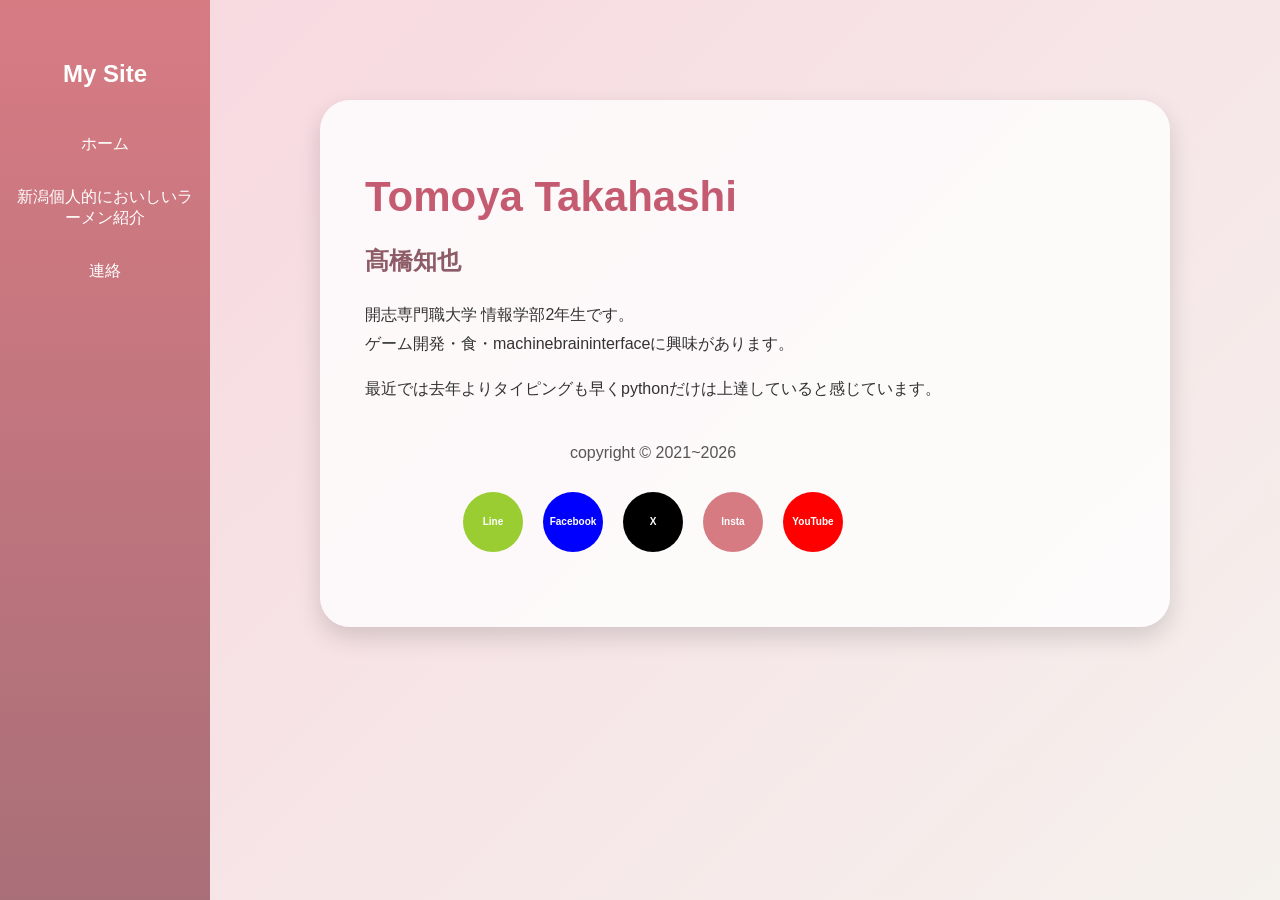
<file: index.html>
<!DOCTYPE html>
<html lang="ja">
<head>
    <meta charset="UTF-8">
    <title>自己紹介サイト</title>
    <link rel="stylesheet" href="css/style.css">
</head>
<body>
    <div class="線"></div>
<div class="sidebar">
    <h2>My Site</h2>
    <a href="index.html">ホーム</a>
    <a href="work.html">新潟個人的においしいラーメン紹介</a>
    <a href="contact.html">連絡</a>
</div>
<main class="main-content">
<div class="card profile-card">
<div class="text">
    <h1>Tomoya Takahashi</h1>
    <h3>髙橋知也</h3>
    <p>開志専門職大学 情報学部2年生です。<br>ゲーム開発・食・machinebraininterfaceに興味があります。</p>
    <p>最近では去年よりタイピングも早くpythonだけは上達していると感じています。</p>
<footer>copyright © 2021~2026</footer>



<div class="円形コンテナ">
    <div class="円形 line">Line</div>
    <div class="円形 facebook">Facebook</div>
    <div class="円形 x">X</div>
    <div class="円形 insta">Insta</div>
    <div class="円形 youtube">YouTube</div>
</div>
</main>
</body>
</html>
</file>
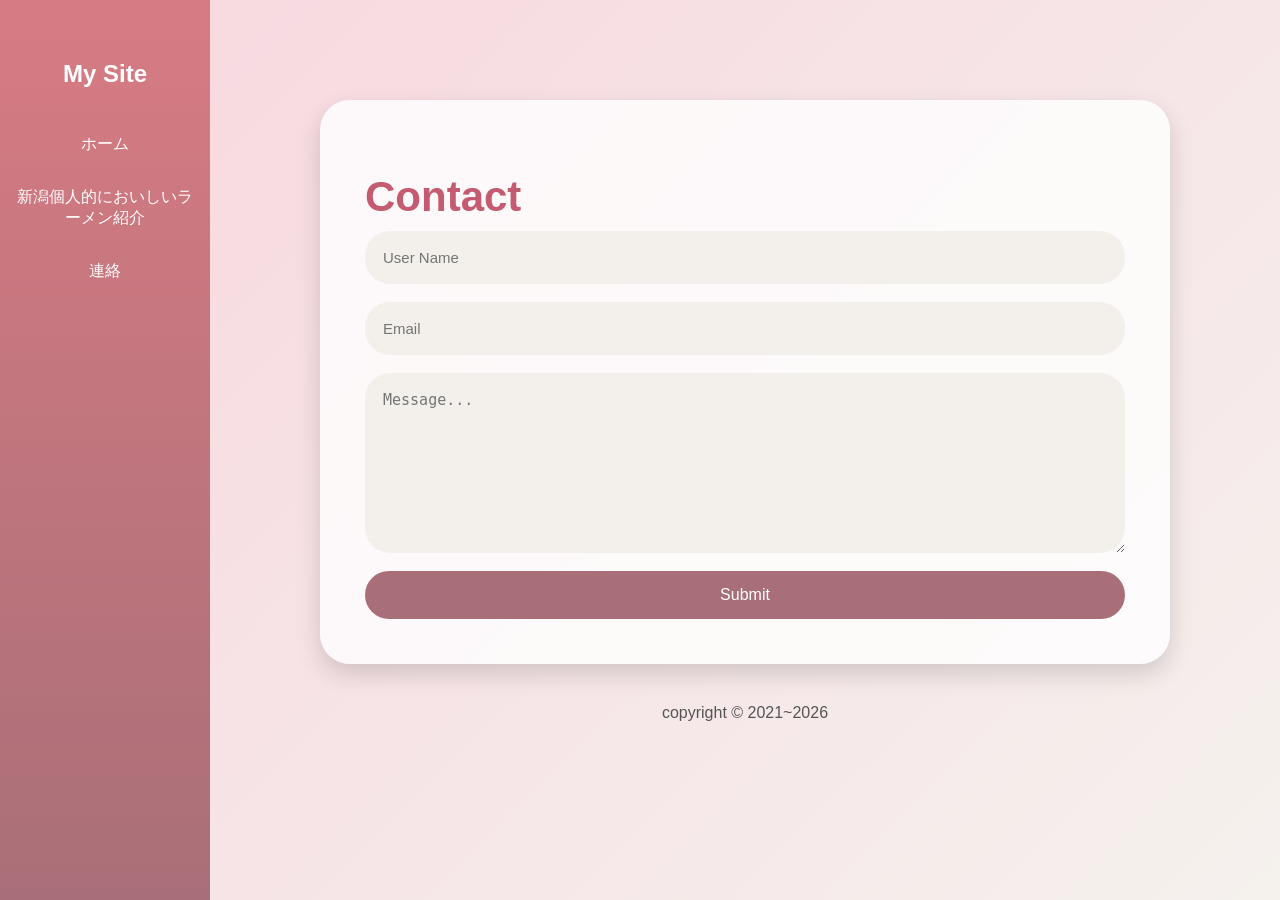
<file: contact.html>
<!DOCTYPE html>
<html lang="ja">
<head>
<meta charset="UTF-8">
<title>連絡</title>
<link rel="stylesheet" href="css/style.css">
</head>
<body>
    <div class="sidebar">
        <h2>My Site</h2>
        <a href="index.html">ホーム</a>
        <a href="work.html">新潟個人的においしいラーメン紹介</a>
        <a href="contact.html">連絡</a>
    </div>
 <main class="main-content">
    <div class="card">
        <h1>Contact</h1>
        <form>
            <input type="text" placeholder="User Name">
            <input type="email" placeholder="Email">
            <textarea rows="8"
            placeholder="Message..."></textarea>
            <button type="submit">Submit</button>
        </form>
    </div>
    <footer>copyright © 2021~2026</footer>
</main>
</body>
</html>
</file>
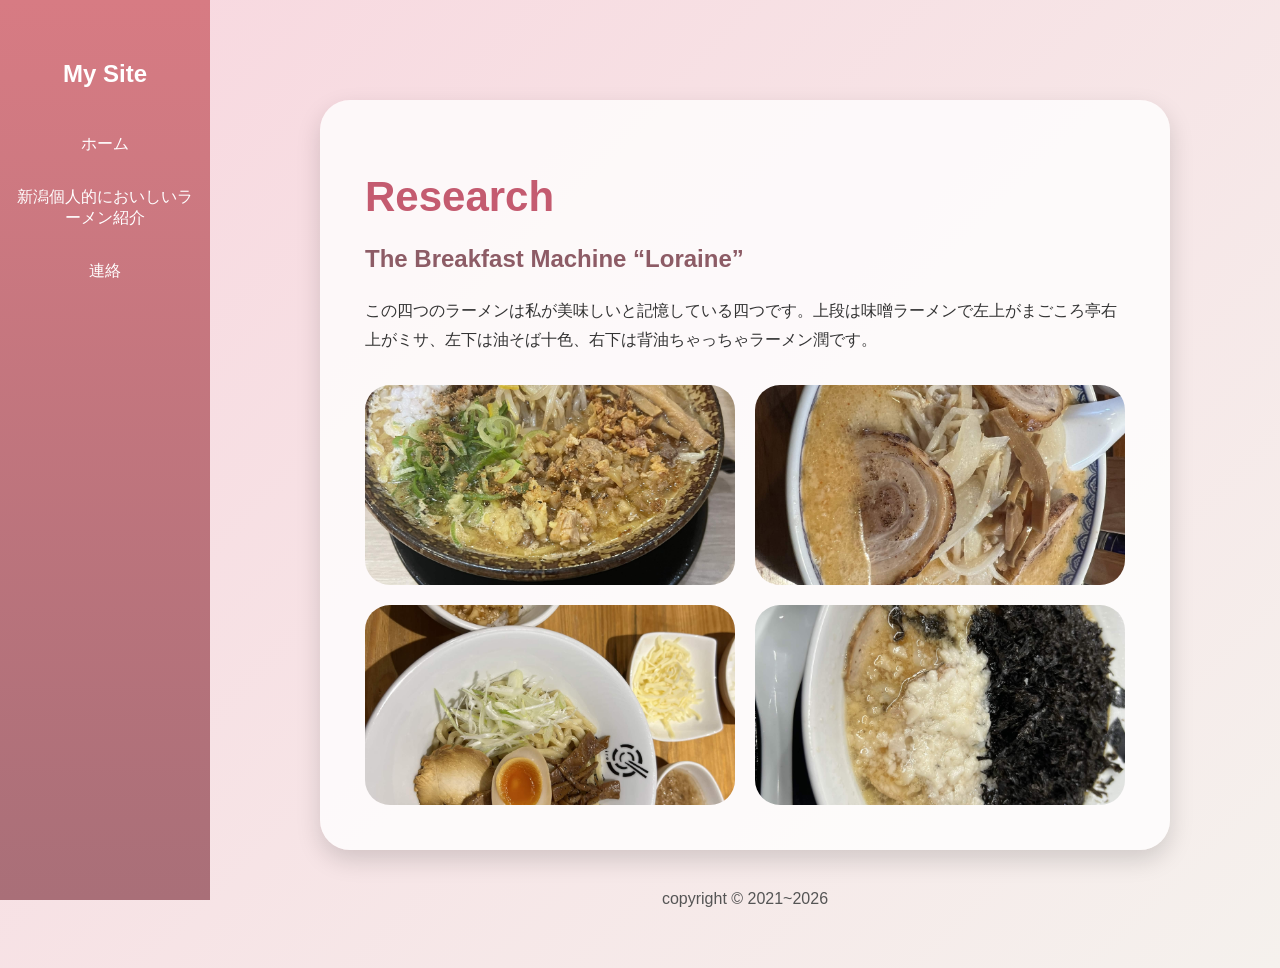
<file: work.html>
<!DOCTYPE html>
<html lang="ja">
<head>
    <meta charset="UTF-8">
    <title>地元紹介</title>
    <link rel="stylesheet" href="css/style.css">
</head>
<body>
<div class="sidebar">
    <h2>My Site</h2>
    <a href="index.html">ホーム</a>
    <a href="work.html">新潟個人的においしいラーメン紹介</a>
    <a href="contact.html">連絡</a>
</div>
  <main class="main-content">
    <div class="card">
        <h1>Research</h1>
        <h3>The Breakfast Machine “Loraine”</h3>
          <p>
            この四つのラーメンは私が美味しいと記憶している四つです。上段は味噌ラーメンで左上がまごころ亭右上がミサ、左下は油そば十色、右下は背油ちゃっちゃラーメン潤です。
          </p>
          <div class="image-grid">
            <img src="img/magokoro_3806.jpg" alt="">
            <img src="img/misa_3993.jpg" alt="">
            <img src="img/toiro_4393.jpg" alt="">
            <img src="img/zyunzyun_3681.jpg" alt="">
        </div>
    </div>
    <footer>copyright © 2021~2026</footer>
  </main>    
</body>
</html>
</file>
<file: css/style.css>
* {
    box-sizing: border-box;
}
body {
    margin: 0;
    font-family: "Arial", sans-serif;
    background: linear-gradient(135deg, #f8d7df, #f5f1ed);
    color: #333;
}
/* left menu */
.sidebar {
    width: 210px;
    height: 100vh;
    background: linear-gradient(180deg,#d77b83,#a96f78);
    position: fixed;
    top: 0;
    left: 0;
    padding-top: 40px;
    text-align: center;
}
.sidebar h2 {
    color: white;
    margin-bottom: 30px;
}
.sidebar a {
    display: block;
    color: white;
    text-decoration: none;
    padding: 16px;
    font-size: 16px;
}
.sidebar a:hover {
    background: rgba(255, 255, 255, 0.25);
}
/* main area */
.main-content {
    margin-left: 210px;
    padding: 60px;
    min-height: 100vh;
}
/* card design */
.card {
    max-width: 850px;
    margin: 40px auto;
    background: rgba(255, 255, 255, 0.8);
    padding: 45px;
    border-radius: 30px;
    box-shadow: 0 10px 25px rgba(0, 0, 0, 0.15);
}
.profile-card {
    display: flex;
    align-items: center;
    justify-content: space-between;
    gap: 30px;
}
h1 {
    color: #c45b70;
    font-size: 42px;
    margin-bottom: 10px;
}
h3 {
    color: #8d5c66;
    font-size: 24px;
}

p {
    line-height: 1.8;
    font-size: 16px;
}
.profile-img {
    width: 250px;
    border-radius: 30px;
    animation: spin 5.2s ease-out;
}
@keyframes spin {
    0%{transform: translateY(-300px) rotate(0deg);opacity: 0;}
    70%{transform: translateY(20px) rotate(300deg);}
    100%{transform: translateY(0) rotate(360deg);}
}
/*reserch images*/
.image-grid {
    display: grid;
    grid-template-columns: repeat(2, 1fr);
    gap: 20px;
    margin-top: 30px;
}
.image-grid img {
    width: 100%;
    height: 200px;
    object-fit: cover;
    border-radius: 25px;
    transition: 0.3s;
}
.image-grid img:hover {
    opacity: 0.7;
    transform: scale(1.03);
    cursor: pointer;
}
/*contact form*/
form {
    display: flex;
    flex-direction: column;
    gap: 18px;
}

input, textarea {
    width: 100%;
    padding: 18px;
    border: none;
    border-radius: 25px;
    background: #f3f0ec;
    font-size: 15px;
}

button {
    padding: 15px;
    border: none;
    border-radius: 25px;
    background: #a96f78;
    color: white;
    font-size: 16px;
    cursor: pointer;
}
button:hover {
    background: #d77b83;
}
footer {
    text-align: center;
    margin-top: 40px;
    color: #555;
}
.線 {
    position: fixed;
    top: 90%;
    left: 50%;
    transform: translate(-50%,-50%);
    width: 500px;
    height: 15px;
    background-color: aqua;
    animation: 消す 2.5s forwards;
}

.線::after {
content:'';
position: absolute;
top: 0;
left: 0;
width: 0;
height: 100%;
background: linear-gradient(135deg,rgb(230,151,4),rgb(163,6,226));
animation: 表示 2s forwards;
}
@keyframes 消す{
    0%,80%{opacity: 1;}
    100%{opacity: 0;visibility: hidden;}
}
@keyframes  表示{
    to{width: 100%;}
}

.sidebar,.main-content{
    animation: show 2.5s;
}
@keyframes show{
    0%,80%{opacity: 0;}
    100%{opacity: 1;}
}

.円形コンテナ{
    display: flex;
    justify-content: center;
    gap: 20px;
    margin-top: 30px;
    padding-bottom: 30px;
}
.円形{
    width: 60px;
    height: 60px;
    border-radius: 50%;
    display: flex;
    justify-content: center;
    align-items: center;
    color: white;
    font-size: 10px;
    font-weight: bold;
    cursor: pointer;
    transition: 0.3s;
}
.円形:hover{
    transform: scale(1.1);
}
.line{background-color: yellowgreen;}
.facebook{background-color: blue;}
.x{background-color: black;}
.insta{background-color: #d77b83;}
.youtube{background-color: red;}
</file>
